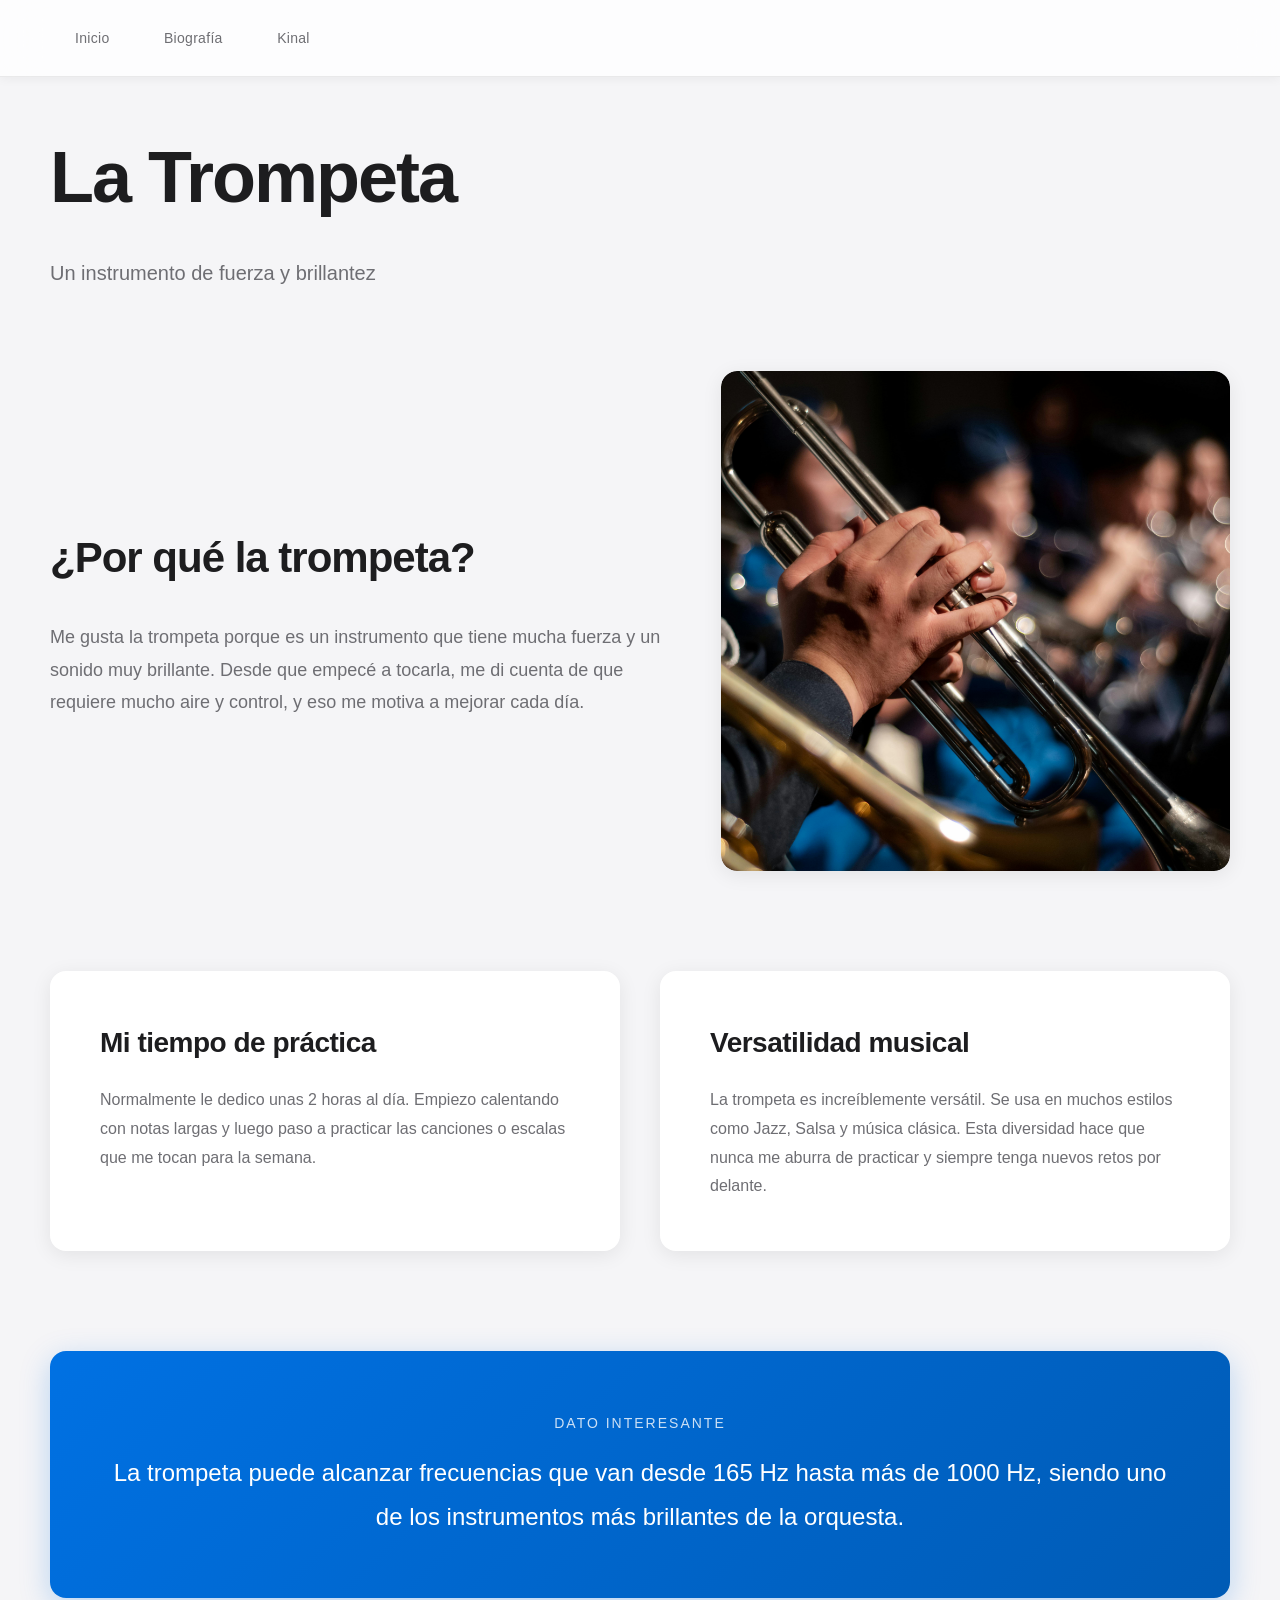
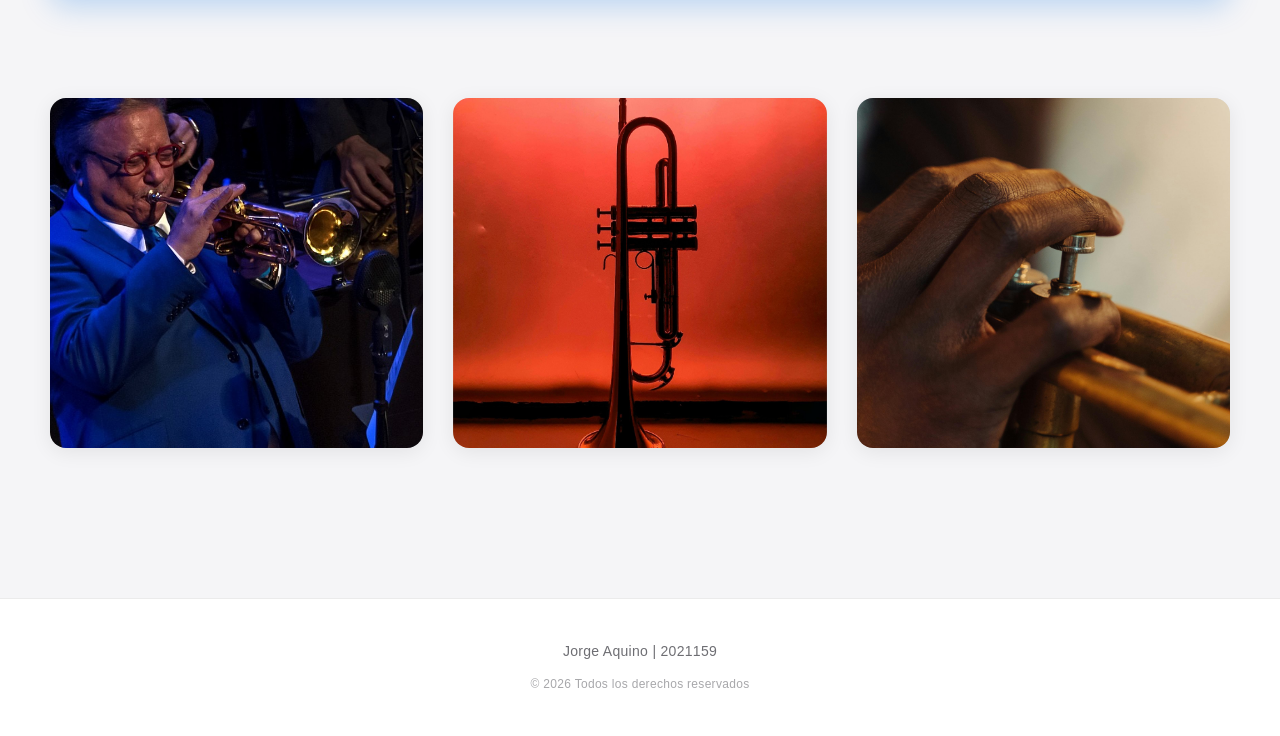
<file: index.html>
<!DOCTYPE html>
<html lang="es">

<head>
    <meta charset="UTF-8">
    <meta name="viewport" content="width=device-width, initial-scale=1.0">
    <title>Mi Pasatiempo - La Trompeta</title>
    <link rel="stylesheet" href="style/index.css">
</head>

<body>
    <nav>
        <a href="index.html">Inicio</a>
        <a href="index/biografia.html">Biografía</a>
        <a href="index/kinal.html">Kinal</a>
    </nav>

    <div class="contenedor-principal">
        <h1 class="titulo">La Trompeta</h1>
        <p class="subtitulo">Un instrumento de fuerza y brillantez</p>

        <div class="hero-section">
            <div class="hero-content">
                <h2>¿Por qué la trompeta?</h2>
                <p>Me gusta la trompeta porque es un instrumento que tiene mucha fuerza y un sonido muy brillante. Desde
                    que empecé a tocarla, me di cuenta de que requiere mucho aire y control, y eso me motiva a mejorar
                    cada día.</p>
            </div>
            <div class="imagen-destacada">
                <img src="img/trompeta.jpg" alt="Trompeta"
                    style="width: 100%; height: 100%; object-fit: cover; border-radius: 16px;">
            </div>
        </div>

        <div class="grid-sections">
            <div class="seccion-tiempo">
                <h2>Mi tiempo de práctica</h2>
                <p>Normalmente le dedico unas 2 horas al día. Empiezo calentando con notas largas y luego paso a
                    practicar las canciones o escalas que me tocan para la semana.</p>
            </div>

            <div class="seccion-info">
                <h2>Versatilidad musical</h2>
                <p>La trompeta es increíblemente versátil. Se usa en muchos estilos como Jazz, Salsa y música clásica.
                    Esta diversidad hace que nunca me aburra de practicar y siempre tenga nuevos retos por delante.</p>
            </div>
        </div>

        <div class="curiosidad">
            <p><strong>Dato interesante</strong>La trompeta puede alcanzar frecuencias que van desde 165 Hz hasta más de
                1000 Hz, siendo uno de los instrumentos más brillantes de la orquesta.</p>
        </div>

        <div class="galeria">
            <div class="galeria-item">
                <img src="img/arturoSandoval.jpg" alt="arturoSandoval"
                    style="width: 100%; height: 100%; object-fit: cover;">
            </div>

            <div class="galeria-item">
                <img src="img/trompetaRoja.jpg" alt="trompetaRoja"
                    style="width: 100%; height: 100%; object-fit: cover;">
            </div>


            <div class="galeria-item">
                <img src="img/pistonesTrompeta.jpg" alt="pistonesTrompeta"
                    style="width: 100%; height: 100%; object-fit: cover;">
            </div>
        </div>
    </div>
    <footer class="seccion-final">
        <p>Jorge Aquino | 2021159</p>
        <p style="margin-top: 10px; font-size: 12px; opacity: 0.6;">&copy; 2026 Todos los derechos reservados</p>
    </footer>
</body>

</html>
</file>
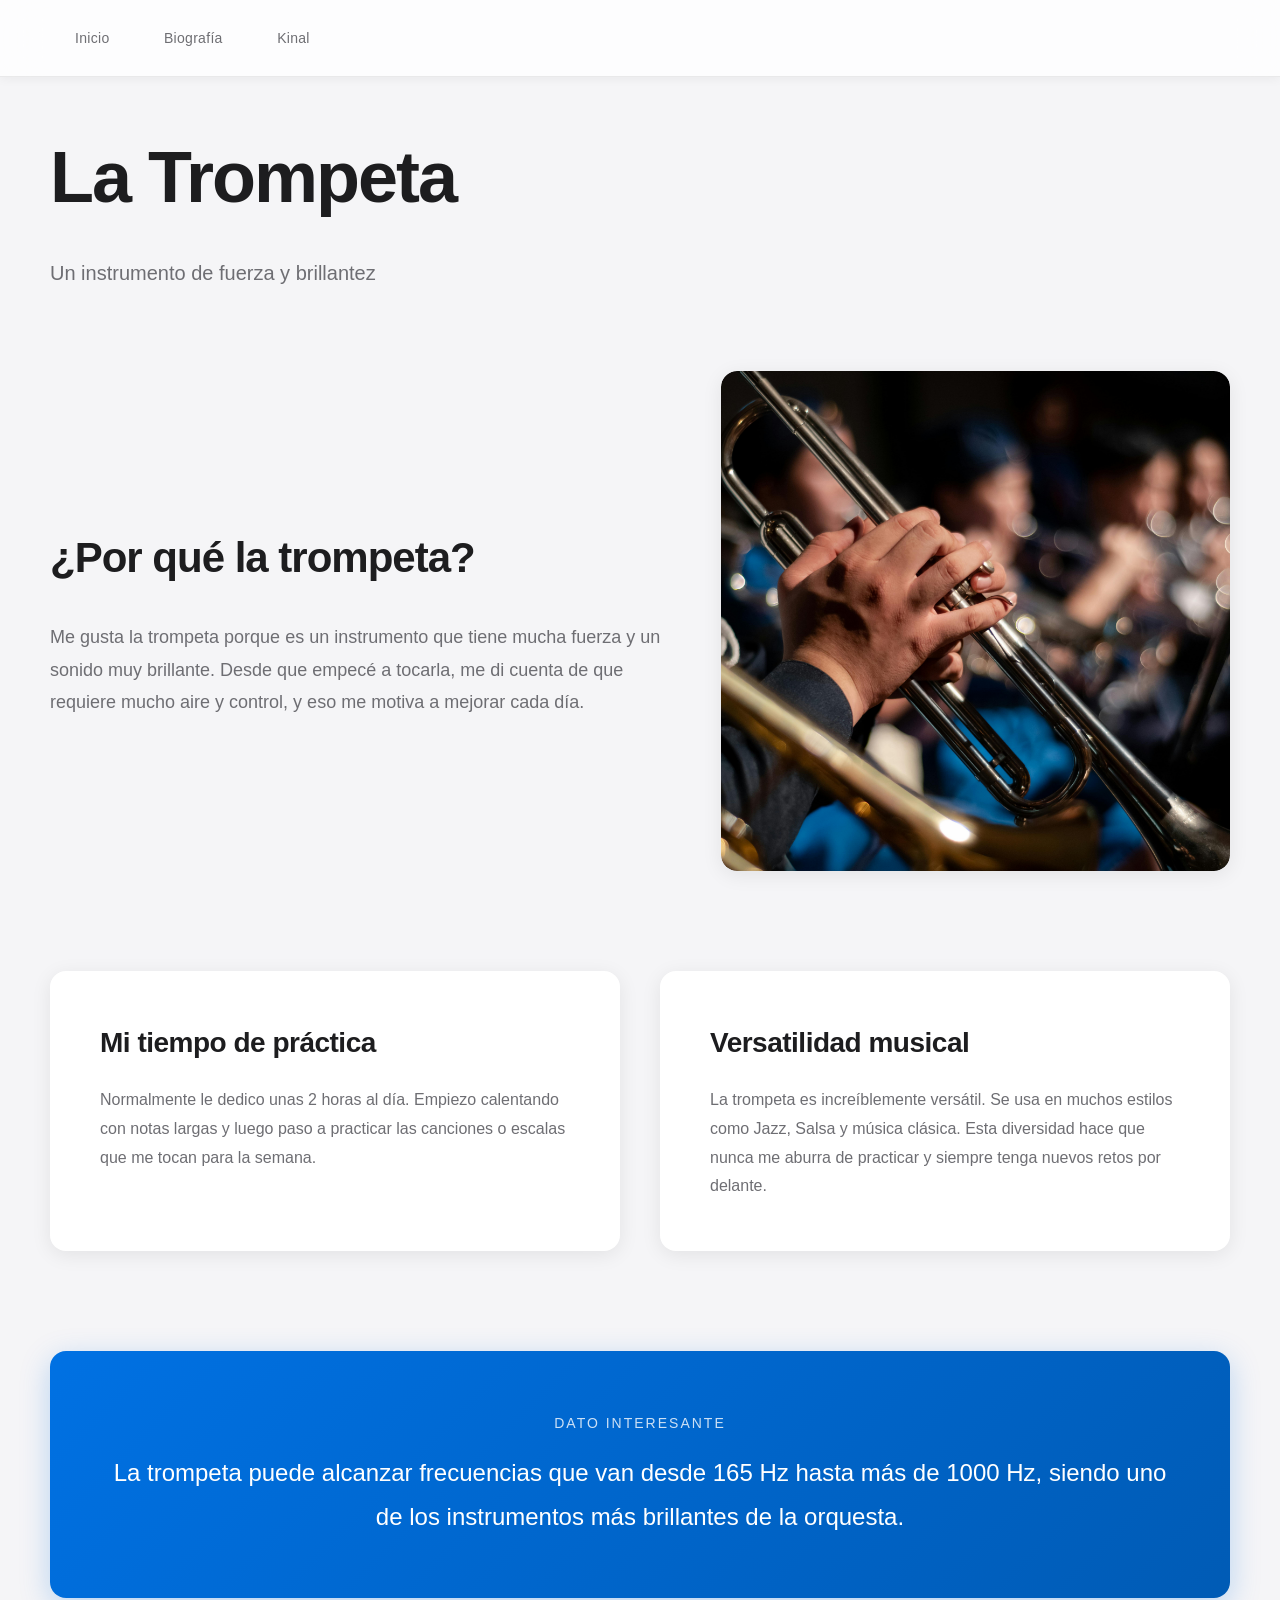
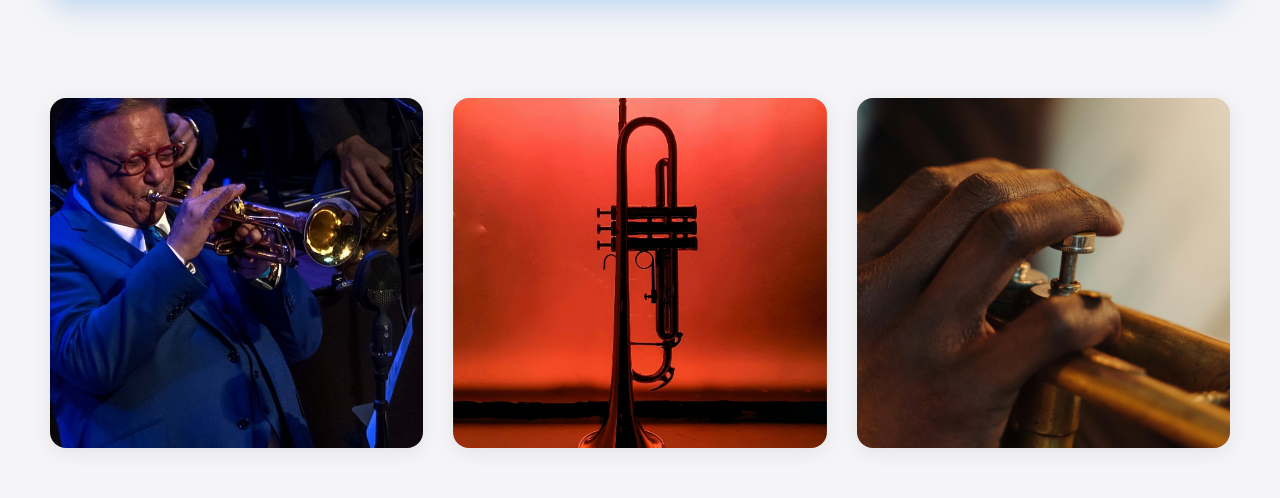
<file: index/index.html>
<!DOCTYPE html>
<html lang="es">

<head>
    <meta charset="UTF-8">
    <meta name="viewport" content="width=device-width, initial-scale=1.0">
    <title>Mi Pasatiempo - La Trompeta</title>
    <link rel="stylesheet" href="../style/index.css">
</head>

<body>
    <nav>
        <a href="index.html">Inicio</a>
        <a href="biografia.html">Biografía</a>
        <a href="kinal.html">Kinal</a>
    </nav>

    <div class="contenedor-principal">
        <h1 class="titulo">La Trompeta</h1>
        <p class="subtitulo">Un instrumento de fuerza y brillantez</p>

        <div class="hero-section">
            <div class="hero-content">
                <h2>¿Por qué la trompeta?</h2>
                <p>Me gusta la trompeta porque es un instrumento que tiene mucha fuerza y un sonido muy brillante. Desde
                    que empecé a tocarla, me di cuenta de que requiere mucho aire y control, y eso me motiva a mejorar
                    cada día.</p>
            </div>
            <div class="imagen-destacada">
                <img src="../img/trompeta.jpg" alt="Trompeta"
                    style="width: 100%; height: 100%; object-fit: cover; border-radius: 16px;">
            </div>
        </div>

        <div class="grid-sections">
            <div class="seccion-tiempo">
                <h2>Mi tiempo de práctica</h2>
                <p>Normalmente le dedico unas 2 horas al día. Empiezo calentando con notas largas y luego paso a
                    practicar las canciones o escalas que me tocan para la semana.</p>
            </div>

            <div class="seccion-info">
                <h2>Versatilidad musical</h2>
                <p>La trompeta es increíblemente versátil. Se usa en muchos estilos como Jazz, Salsa y música clásica.
                    Esta diversidad hace que nunca me aburra de practicar y siempre tenga nuevos retos por delante.</p>
            </div>
        </div>

        <div class="curiosidad">
            <p><strong>Dato interesante</strong>La trompeta puede alcanzar frecuencias que van desde 165 Hz hasta más de
                1000 Hz, siendo uno de los instrumentos más brillantes de la orquesta.</p>
        </div>

        <div class="galeria">
            <div class="galeria-item">
                <img src="../img/arturoSandoval.jpg" alt="arturoSandoval"
                    style="width: 100%; height: 100%; object-fit: cover;">
            </div>

            <div class="galeria-item">
                <img src="../img/trompetaRoja.jpg" alt="trompetaRoja"
                    style="width: 100%; height: 100%; object-fit: cover;">
            </div>


            <div class="galeria-item">
                <img src="../img/pistonesTrompeta.jpg" alt="pistonesTrompeta"
                    style="width: 100%; height: 100%; object-fit: cover;">
            </div>
        </div>
    </div>
</body>

</html>
</file>
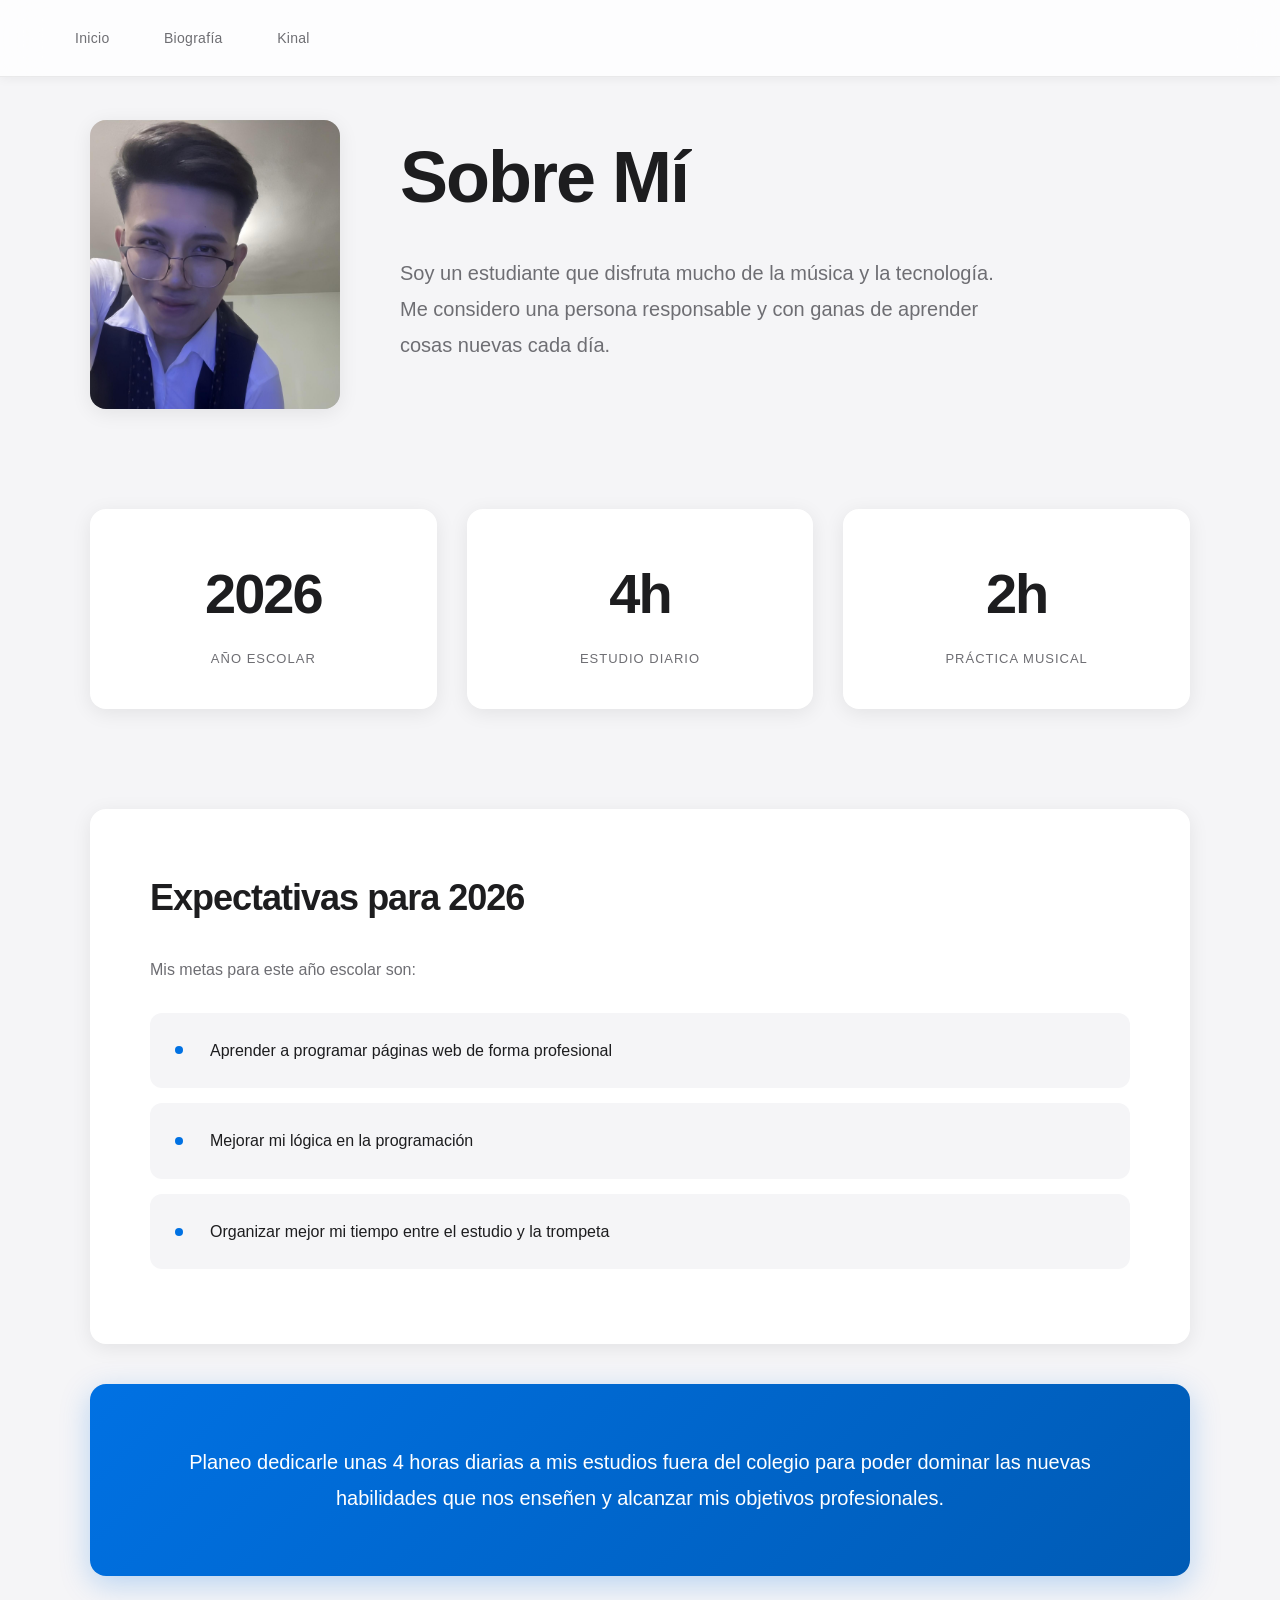
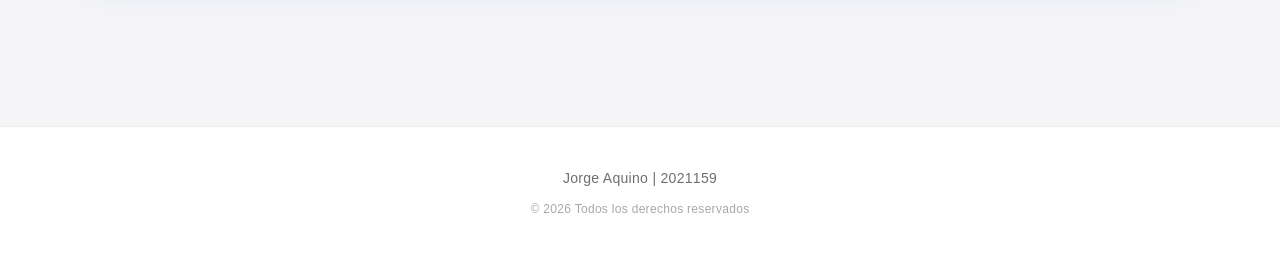
<file: index/biografia.html>
<!DOCTYPE html>
<html lang="es">

<head>
    <meta charset="UTF-8">
    <meta name="viewport" content="width=device-width, initial-scale=1.0">
    <title>Sobre Mí - Mi Biografía</title>
    <link rel="stylesheet" href="../style/biografia.css">
</head>

<body>
    <nav>
        <a href="../index.html">Inicio</a>
        <a href="biografia.html">Biografía</a>
        <a href="kinal.html">Kinal</a>
    </nav>

    <div class="caja-bio">
        <div class="header-bio">
            <div class="perfil-section">
                <div class="imagen-perfil">
                    <img src="../img/Yo.JPG" alt="Mi foto" style="width: 100%; height: 100%; object-fit: cover;">
                </div>
                <div>
                    <h1>Sobre Mí</h1>
                    <p class="intro-text">Soy un estudiante que disfruta mucho de la música y la tecnología. Me
                        considero una persona responsable y con ganas de aprender cosas nuevas cada día.</p>
                </div>
            </div>
        </div>

        <div class="stats-container">
            <div class="stat-card">
                <div class="stat-number">2026</div>
                <div class="stat-label">Año Escolar</div>
            </div>
            <div class="stat-card">
                <div class="stat-number">4h</div>
                <div class="stat-label">Estudio Diario</div>
            </div>
            <div class="stat-card">
                <div class="stat-number">2h</div>
                <div class="stat-label">Práctica Musical</div>
            </div>
        </div>

        <div class="metas-estudio">
            <h2>Expectativas para 2026</h2>
            <p>Mis metas para este año escolar son:</p>
            <ul>
                <li>Aprender a programar páginas web de forma profesional</li>
                <li>Mejorar mi lógica en la programación</li>
                <li>Organizar mejor mi tiempo entre el estudio y la trompeta</li>
            </ul>
        </div>

        <div class="detalle-tiempo">
            <p>Planeo dedicarle unas 4 horas diarias a mis estudios fuera del colegio para poder dominar las nuevas
                habilidades que nos enseñen y alcanzar mis objetivos profesionales.</p>
        </div>
    </div>
    <footer class="seccion-final">
        <p>Jorge Aquino | 2021159</p>
        <p style="margin-top: 10px; font-size: 12px; opacity: 0.6;">&copy; 2026 Todos los derechos reservados</p>
    </footer>
</body>

</html>
</file>
<file: style/index.css>
* {
    margin: 0;
    padding: 0;
    box-sizing: border-box;
}

body {
    font-family: 'Inter', -apple-system, BlinkMacSystemFont, 'Segoe UI', sans-serif;
    background: #f5f5f7;
    color: #1d1d1f;
    line-height: 1.6;
    overflow-x: hidden;
}

nav {
    position: fixed;
    top: 0;
    width: 100%;
    background: rgba(255, 255, 255, 0.8);
    backdrop-filter: blur(20px);
    padding: 25px 50px;
    z-index: 1000;
    border-bottom: 1px solid rgba(0, 0, 0, 0.08);
    box-shadow: 0 2px 10px rgba(0, 0, 0, 0.05);
}

nav a {
    color: #6e6e73;
    text-decoration: none;
    margin: 0 25px;
    font-size: 14px;
    font-weight: 500;
    letter-spacing: 0.3px;
    transition: color 0.3s ease;
    position: relative;
}

nav a::after {
    content: '';
    position: absolute;
    bottom: -5px;
    left: 0;
    width: 0;
    height: 2px;
    background: #1d1d1f;
    transition: width 0.3s ease;
}

nav a:hover {
    color: #1d1d1f;
}

nav a:hover::after {
    width: 100%;
}

.contenedor-principal {
    max-width: 1400px;
    margin: 0 auto;
    padding: 120px 50px 50px;
}

.titulo {
    font-size: 72px;
    font-weight: 700;
    margin-bottom: 20px;
    letter-spacing: -2px;
    color: #1d1d1f;
    animation: fadeInUp 1s ease;
}

.subtitulo {
    font-size: 20px;
    color: #6e6e73;
    margin-bottom: 80px;
    font-weight: 400;
    animation: fadeInUp 1s ease 0.2s both;
}

.hero-section {
    display: grid;
    grid-template-columns: 1.2fr 1fr;
    gap: 60px;
    margin-bottom: 100px;
    align-items: center;
    animation: fadeInUp 1s ease 0.4s both;
}

.hero-content h2 {
    font-size: 42px;
    margin-bottom: 30px;
    font-weight: 600;
    letter-spacing: -1px;
    color: #1d1d1f;
}

.hero-content p {
    font-size: 18px;
    color: #6e6e73;
    line-height: 1.8;
    font-weight: 400;
}

.imagen-destacada {
    width: 100%;
    height: 500px;
    border-radius: 16px;
    background: linear-gradient(135deg, #e5e5e7 0%, #d1d1d6 100%);
    display: flex;
    align-items: center;
    justify-content: center;
    font-size: 14px;
    color: #86868b;
    font-weight: 500;
    letter-spacing: 1px;
    box-shadow: 0 4px 20px rgba(0, 0, 0, 0.08);
    transition: transform 0.5s ease;
    overflow: hidden;
}

.imagen-destacada:hover {
    transform: scale(1.02);
    box-shadow: 0 8px 30px rgba(0, 0, 0, 0.12);
}

.grid-sections {
    display: grid;
    grid-template-columns: repeat(2, 1fr);
    gap: 40px;
    margin-bottom: 100px;
}

.seccion-info,
.seccion-tiempo {
    background: #fff;
    padding: 50px;
    border-radius: 16px;
    box-shadow: 0 4px 20px rgba(0, 0, 0, 0.08);
    transition: all 0.4s ease;
    animation: fadeInUp 1s ease 0.6s both;
}

.seccion-info:hover,
.seccion-tiempo:hover {
    transform: translateY(-5px);
    box-shadow: 0 8px 30px rgba(0, 0, 0, 0.12);
}

h2 {
    font-size: 28px;
    margin-bottom: 20px;
    font-weight: 600;
    letter-spacing: -0.5px;
    color: #1d1d1f;
}

p {
    color: #6e6e73;
    font-size: 16px;
    line-height: 1.8;
    font-weight: 400;
}

.curiosidad {
    background: linear-gradient(135deg, #0071e3 0%, #005bb5 100%);
    padding: 60px;
    border-radius: 16px;
    margin-bottom: 100px;
    box-shadow: 0 8px 30px rgba(0, 113, 227, 0.25);
    animation: fadeInUp 1s ease 0.8s both;
}

.curiosidad p {
    font-size: 24px;
    color: #fff;
    text-align: center;
    font-weight: 400;
}

.curiosidad strong {
    display: block;
    margin-bottom: 15px;
    font-size: 14px;
    color: rgba(255, 255, 255, 0.8);
    letter-spacing: 2px;
    text-transform: uppercase;
    font-weight: 500;
}

.galeria {
    display: grid;
    grid-template-columns: repeat(3, 1fr);
    gap: 30px;
    animation: fadeInUp 1s ease 1s both;
}

.galeria-item {
    height: 350px;
    border-radius: 16px;
    background: linear-gradient(135deg, #e5e5e7 0%, #d1d1d6 100%);
    display: flex;
    align-items: center;
    justify-content: center;
    color: #86868b;
    font-size: 12px;
    letter-spacing: 1px;
    font-weight: 500;
    transition: all 0.4s ease;
    overflow: hidden;
    box-shadow: 0 4px 20px rgba(0, 0, 0, 0.08);
}

.galeria-item:hover {
    transform: translateY(-5px);
    box-shadow: 0 8px 30px rgba(0, 0, 0, 0.12);
}

@keyframes fadeInUp {
    from {
        opacity: 0;
        transform: translateY(30px);
    }

    to {
        opacity: 1;
        transform: translateY(0);
    }
}

@media (max-width: 968px) {
    .hero-section {
        grid-template-columns: 1fr;
    }

    .grid-sections {
        grid-template-columns: 1fr;
    }

    .galeria {
        grid-template-columns: 1fr;
    }

    .titulo {
        font-size: 48px;
    }

    nav {
        padding: 20px 30px;
    }

    .contenedor-principal {
        padding: 100px 30px 30px;
    }
}

.seccion-final {
    background: #fff;
    border-top: 1px solid rgba(0, 0, 0, 0.08);
    padding: 40px 50px;
    margin-top: 100px;
    text-align: center;
}

.seccion-final p {
    color: #6e6e73;
    font-size: 14px;
    font-weight: 400;
    letter-spacing: 0.3px;
}

.seccion-final p strong {
    color: #1d1d1f;
    font-weight: 600;
}
</file>
<file: style/biografia.css>
* {
    margin: 0;
    padding: 0;
    box-sizing: border-box;
}

body {
    font-family: 'Inter', -apple-system, BlinkMacSystemFont, 'Segoe UI', sans-serif;
    background: #f5f5f7;
    color: #1d1d1f;
    line-height: 1.6;
    overflow-x: hidden;
}

nav {
    position: fixed;
    top: 0;
    width: 100%;
    background: rgba(255, 255, 255, 0.8);
    backdrop-filter: blur(20px);
    padding: 25px 50px;
    z-index: 1000;
    border-bottom: 1px solid rgba(0, 0, 0, 0.08);
    box-shadow: 0 2px 10px rgba(0, 0, 0, 0.05);
}

nav a {
    color: #6e6e73;
    text-decoration: none;
    margin: 0 25px;
    font-size: 14px;
    font-weight: 500;
    letter-spacing: 0.3px;
    transition: color 0.3s ease;
    position: relative;
}

nav a::after {
    content: '';
    position: absolute;
    bottom: -5px;
    left: 0;
    width: 0;
    height: 2px;
    background: #1d1d1f;
    transition: width 0.3s ease;
}

nav a:hover {
    color: #1d1d1f;
}

nav a:hover::after {
    width: 100%;
}

.caja-bio {
    max-width: 1200px;
    margin: 0 auto;
    padding: 120px 50px 50px;
}

.header-bio {
    margin-bottom: 100px;
    animation: fadeInUp 1s ease;
}

.perfil-section {
    display: grid;
    grid-template-columns: 250px 1fr;
    gap: 60px;
    align-items: start;
    margin-bottom: 60px;
}

.imagen-perfil {
    width: 85;
    height: 100;
    border-radius: 16px;
    background: linear-gradient(135deg, #e5e5e7 0%, #d1d1d6 100%);
    display: flex;
    align-items: center;
    justify-content: center;
    font-size: 12px;
    color: #86868b;
    letter-spacing: 1px;
    font-weight: 500;
    overflow: hidden;
    transition: transform 0.3s ease;
    box-shadow: 0 4px 20px rgba(0, 0, 0, 0.08);
}


.imagen-perfil:hover {
    transform: scale(1.05);
    box-shadow: 0 8px 30px rgba(0, 0, 0, 0.12);
}

h1 {
    font-size: 72px;
    font-weight: 700;
    margin-bottom: 20px;
    letter-spacing: -2px;
    color: #1d1d1f;
}

.intro-text {
    font-size: 20px;
    color: #6e6e73;
    line-height: 1.8;
    font-weight: 400;
    max-width: 600px;
}

.stats-container {
    display: grid;
    grid-template-columns: repeat(3, 1fr);
    gap: 30px;
    margin-bottom: 100px;
    animation: fadeInUp 1s ease 0.3s both;
}

.stat-card {
    background: #fff;
    padding: 40px;
    border-radius: 16px;
    text-align: center;
    box-shadow: 0 4px 20px rgba(0, 0, 0, 0.08);
    transition: all 0.4s ease;
}

.stat-card:hover {
    transform: translateY(-5px);
    box-shadow: 0 8px 30px rgba(0, 0, 0, 0.12);
}

.stat-number {
    font-size: 56px;
    font-weight: 700;
    margin-bottom: 10px;
    letter-spacing: -2px;
    color: #1d1d1f;
}

.stat-label {
    color: #6e6e73;
    font-size: 13px;
    text-transform: uppercase;
    letter-spacing: 1px;
    font-weight: 500;
}

.metas-estudio {
    background: #fff;
    padding: 60px;
    border-radius: 16px;
    margin-bottom: 40px;
    box-shadow: 0 4px 20px rgba(0, 0, 0, 0.08);
    transition: all 0.4s ease;
    animation: fadeInUp 1s ease 0.5s both;
}

.metas-estudio:hover {
    transform: translateY(-5px);
    box-shadow: 0 8px 30px rgba(0, 0, 0, 0.12);
}

h2 {
    font-size: 36px;
    margin-bottom: 30px;
    font-weight: 600;
    letter-spacing: -1px;
    color: #1d1d1f;
}

.metas-estudio > p {
    color: #6e6e73;
    font-size: 16px;
    margin-bottom: 30px;
    font-weight: 400;
}

ul {
    list-style: none;
    padding: 0;
}

li {
    background: #f5f5f7;
    margin: 15px 0;
    padding: 25px 25px 25px 60px;
    border-radius: 12px;
    color: #1d1d1f;
    font-size: 16px;
    transition: all 0.3s ease;
    position: relative;
    font-weight: 400;
}

li::before {
    content: '';
    position: absolute;
    left: 25px;
    top: 50%;
    transform: translateY(-50%);
    width: 8px;
    height: 8px;
    background: #0071e3;
    border-radius: 50%;
}

li:hover {
    background: #e8e8ed;
    transform: translateX(5px);
}

.detalle-tiempo {
    background: linear-gradient(135deg, #0071e3 0%, #005bb5 100%);
    padding: 60px;
    border-radius: 16px;
    text-align: center;
    box-shadow: 0 8px 30px rgba(0, 113, 227, 0.25);
    animation: fadeInUp 1s ease 0.7s both;
}

.detalle-tiempo p {
    font-size: 20px;
    color: #fff;
    line-height: 1.8;
    font-weight: 400;
}

@keyframes fadeInUp {
    from {
        opacity: 0;
        transform: translateY(30px);
    }
    to {
        opacity: 1;
        transform: translateY(0);
    }
}

@media (max-width: 968px) {
    .perfil-section {
        grid-template-columns: 1fr;
        text-align: center;
    }

    .imagen-perfil {
        margin: 0 auto;
    }

    .intro-text {
        max-width: 100%;
    }

    .stats-container {
        grid-template-columns: 1fr;
    }

    h1 {
        font-size: 48px;
    }

    nav {
        padding: 20px 30px;
    }

    .caja-bio {
        padding: 100px 30px 30px;
    }
}

.seccion-final {
    background: #fff;
    border-top: 1px solid rgba(0, 0, 0, 0.08);
    padding: 40px 50px;
    margin-top: 100px;
    text-align: center;
}

.seccion-final p {
    color: #6e6e73;
    font-size: 14px;
    font-weight: 400;
    letter-spacing: 0.3px;
}

.seccion-final p strong {
    color: #1d1d1f;
    font-weight: 600;
}
</file>
